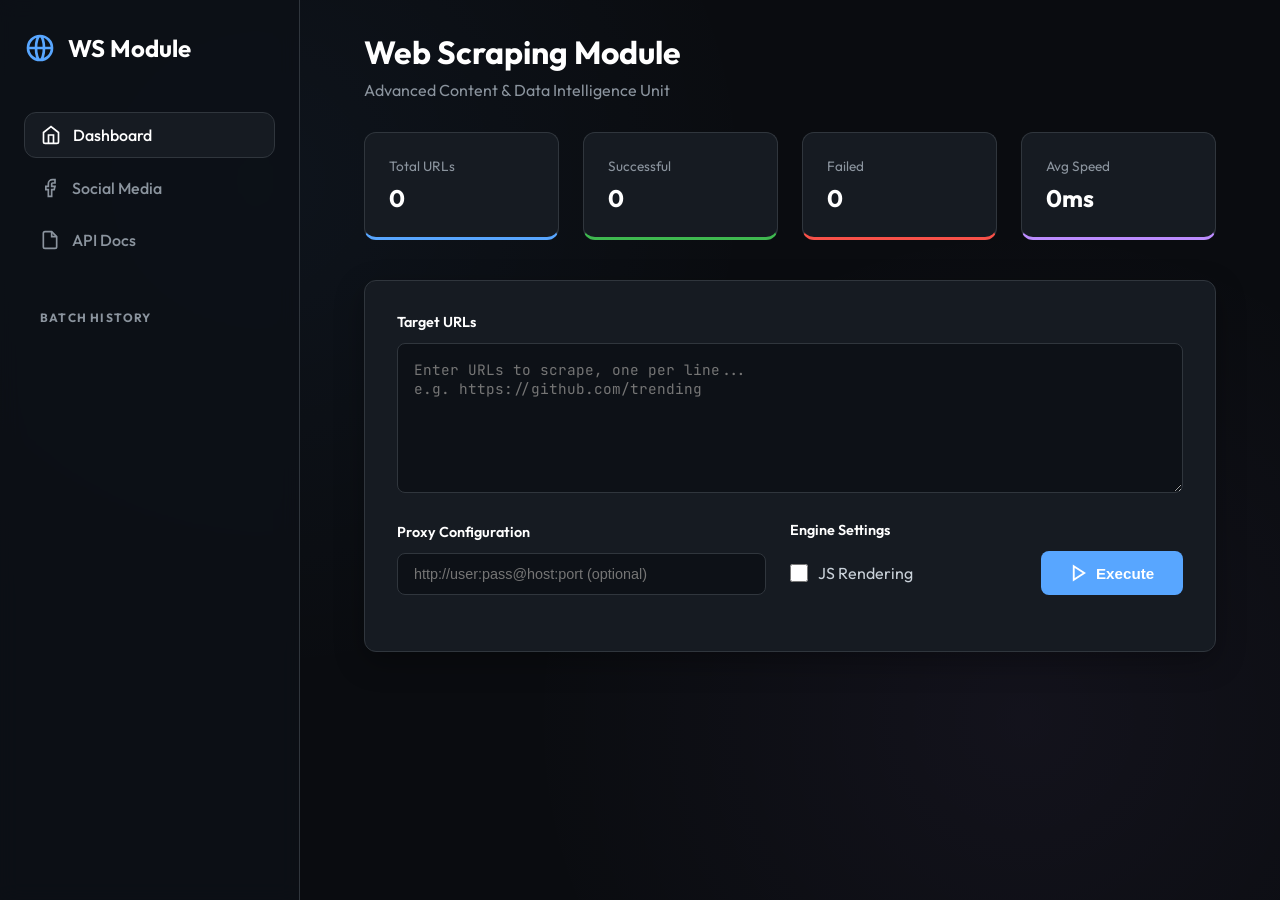
<file: static/index.html>
<!DOCTYPE html>
<html lang="en">

<head>
    <meta charset="UTF-8">
    <meta name="viewport" content="width=device-width, initial-scale=1.0">
    <title>Web Scraping Module | Advanced Data Extractor</title>
    <link rel="preconnect" href="https://fonts.googleapis.com">
    <link rel="preconnect" href="https://fonts.gstatic.com" crossorigin>
    <link
        href="https://fonts.googleapis.com/css2?family=Outfit:wght@300;400;500;600;700&family=JetBrains+Mono:wght@400;500&display=swap"
        rel="stylesheet">
    <style>
        :root {
            --bg-dark: #0a0c10;
            --bg-card: #161b22;
            --bg-input: #0d1117;
            --primary: #58a6ff;
            --primary-glow: rgba(88, 166, 255, 0.3);
            --accent: #bc8cff;
            --success: #3fb950;
            --error: #f85149;
            --text-main: #c9d1d9;
            --text-muted: #8b949e;
            --text-bright: #ffffff;
            --border: #30363d;
            --border-hover: #484f58;
            --radius: 12px;
            --font-main: 'Outfit', sans-serif;
            --font-mono: 'JetBrains Mono', monospace;
        }

        * {
            box-sizing: border-box;
            margin: 0;
            padding: 0;
            -webkit-font-smoothing: antialiased;
        }

        body {
            font-family: var(--font-main);
            background-color: var(--bg-dark);
            color: var(--text-main);
            min-height: 100vh;
            display: flex;
            background-image:
                radial-gradient(circle at 20% 20%, rgba(88, 166, 255, 0.05) 0%, transparent 40%),
                radial-gradient(circle at 80% 80%, rgba(188, 140, 255, 0.05) 0%, transparent 40%);
        }

        /* Sidebar */
        .sidebar {
            width: 300px;
            border-right: 1px solid var(--border);
            display: flex;
            flex-direction: column;
            padding: 2rem 1.5rem;
            background: rgba(13, 17, 23, 0.8);
            backdrop-filter: blur(10px);
            height: 100vh;
            position: sticky;
            top: 0;
        }

        .logo {
            display: flex;
            align-items: center;
            gap: 12px;
            font-size: 1.5rem;
            font-weight: 700;
            color: var(--text-bright);
            margin-bottom: 3rem;
        }

        .logo svg {
            width: 32px;
            height: 32px;
            color: var(--primary);
        }

        .nav-section {
            display: flex;
            flex-direction: column;
            gap: 8px;
        }

        .nav-item {
            display: flex;
            align-items: center;
            gap: 12px;
            padding: 12px 16px;
            border-radius: var(--radius);
            cursor: pointer;
            transition: all 0.2s ease;
            color: var(--text-muted);
            text-decoration: none;
            font-weight: 500;
        }

        .nav-item:hover,
        .nav-item.active {
            background: var(--bg-card);
            color: var(--text-bright);
        }

        .nav-item.active {
            border: 1px solid var(--border);
        }

        .history-section {
            margin-top: 3rem;
            flex-grow: 1;
            overflow-y: auto;
        }

        .history-title {
            font-size: 0.75rem;
            text-transform: uppercase;
            letter-spacing: 0.1em;
            color: var(--text-muted);
            margin-bottom: 1rem;
            padding-left: 1rem;
        }

        .history-item {
            font-size: 0.85rem;
            padding: 10px 16px;
            border-radius: var(--radius);
            cursor: pointer;
            transition: all 0.2s ease;
            white-space: nowrap;
            overflow: hidden;
            text-overflow: ellipsis;
            color: var(--text-muted);
        }

        .history-item:hover {
            background: rgba(88, 166, 255, 0.1);
            color: var(--primary);
        }

        /* Main Content */
        .main-content {
            flex-grow: 1;
            padding: 2rem 4rem;
            max-width: 1200px;
            margin: 0 auto;
        }

        .header {
            display: flex;
            justify-content: space-between;
            align-items: center;
            margin-bottom: 2rem;
        }

        .header-title h1 {
            font-size: 2rem;
            font-weight: 700;
            color: var(--text-bright);
            margin-bottom: 0.5rem;
        }

        .header-title p {
            color: var(--text-muted);
        }

        /* Stats Bar */
        .stats-grid {
            display: grid;
            grid-template-columns: repeat(4, 1fr);
            gap: 1.5rem;
            margin-bottom: 2.5rem;
        }

        .stat-card {
            background: var(--bg-card);
            border: 1px solid var(--border);
            padding: 1.5rem;
            border-radius: var(--radius);
            display: flex;
            flex-direction: column;
            gap: 8px;
        }

        .stat-label {
            font-size: 0.85rem;
            color: var(--text-muted);
        }

        .stat-value {
            font-size: 1.5rem;
            font-weight: 700;
            color: var(--text-bright);
        }

        .stat-card.primary {
            border-bottom: 3px solid var(--primary);
        }

        .stat-card.success {
            border-bottom: 3px solid var(--success);
        }

        .stat-card.error {
            border-bottom: 3px solid var(--error);
        }

        .stat-card.accent {
            border-bottom: 3px solid var(--accent);
        }

        /* Input Deck */
        .input-deck {
            background: var(--bg-card);
            border: 1px solid var(--border);
            border-radius: var(--radius);
            padding: 2rem;
            margin-bottom: 3rem;
            box-shadow: 0 10px 30px rgba(0, 0, 0, 0.3);
        }

        .form-group {
            margin-bottom: 1.5rem;
        }

        .form-label {
            display: block;
            font-size: 0.9rem;
            font-weight: 600;
            margin-bottom: 0.75rem;
            color: var(--text-bright);
        }

        textarea {
            width: 100%;
            min-height: 150px;
            background: var(--bg-input);
            border: 1px solid var(--border);
            border-radius: 8px;
            padding: 1rem;
            color: var(--text-main);
            font-family: var(--font-mono);
            font-size: 0.9rem;
            resize: vertical;
            outline: none;
            transition: border-color 0.2s ease;
        }

        textarea:focus {
            border-color: var(--primary);
            box-shadow: 0 0 0 3px var(--primary-glow);
        }

        .options-row {
            display: grid;
            grid-template-columns: 2fr 1fr 1fr;
            gap: 1.5rem;
            align-items: end;
        }

        .input-field {
            width: 100%;
            background: var(--bg-input);
            border: 1px solid var(--border);
            border-radius: 8px;
            padding: 0.75rem 1rem;
            color: var(--text-main);
            font-size: 0.9rem;
            outline: none;
        }

        .input-field:focus {
            border-color: var(--primary);
        }

        .checkbox-group {
            display: flex;
            align-items: center;
            gap: 10px;
            padding: 0.75rem 0;
            cursor: pointer;
            user-select: none;
        }

        .checkbox-group input {
            width: 18px;
            height: 18px;
            cursor: pointer;
        }

        .button-group {
            display: flex;
            gap: 1rem;
            margin-top: 1.5rem;
        }

        .btn-view-all {
            background: rgba(188, 140, 255, 0.1);
            color: var(--accent);
            border: 1px solid rgba(188, 140, 255, 0.2);
        }

        .btn-view-all:hover {
            background: rgba(188, 140, 255, 0.2);
        }

        /* Modal */
        .modal {
            position: fixed;
            top: 0;
            left: 0;
            right: 0;
            bottom: 0;
            background: rgba(0, 0, 0, 0.85);
            backdrop-filter: blur(8px);
            display: none;
            align-items: center;
            justify-content: center;
            z-index: 2000;
            padding: 2rem;
        }

        .modal.active {
            display: flex;
        }

        .modal-content {
            background: var(--bg-card);
            border: 1px solid var(--border);
            border-radius: var(--radius);
            width: 100%;
            max-width: 1000px;
            max-height: 85vh;
            display: flex;
            flex-direction: column;
            box-shadow: 0 20px 50px rgba(0, 0, 0, 0.5);
        }

        .modal-header {
            padding: 1.5rem;
            border-bottom: 1px solid var(--border);
            display: flex;
            justify-content: space-between;
            align-items: center;
        }

        .modal-body {
            padding: 1.5rem;
            overflow-y: auto;
            flex-grow: 1;
        }

        .json-viewer {
            background: var(--bg-input);
            padding: 1rem;
            border-radius: 8px;
            font-family: var(--font-mono);
            font-size: 0.85rem;
            color: var(--text-main);
            white-space: pre-wrap;
            word-break: break-all;
        }

        .close-modal {
            cursor: pointer;
            color: var(--text-muted);
            transition: color 0.2s;
        }

        .close-modal:hover {
            color: var(--text-bright);
        }

        /* Existing styles... */

        .btn {
            display: inline-flex;
            align-items: center;
            justify-content: center;
            gap: 8px;
            padding: 0.8rem 1.8rem;
            border-radius: 8px;
            font-weight: 600;
            cursor: pointer;
            transition: all 0.2s ease;
            border: none;
            font-size: 0.95rem;
        }

        .btn-primary {
            background: var(--primary);
            color: #fff;
        }

        .btn-primary:hover {
            background: #79c0ff;
            transform: translateY(-1px);
            box-shadow: 0 4px 12px var(--primary-glow);
        }

        .btn-secondary {
            background: var(--border);
            color: var(--text-bright);
        }

        .btn-secondary:hover {
            background: var(--border-hover);
        }

        .btn:disabled {
            opacity: 0.6;
            cursor: not-allowed;
            transform: none !important;
        }

        /* Results Container */
        .results-container {
            display: flex;
            flex-direction: column;
            gap: 1.5rem;
        }

        .result-card {
            background: var(--bg-card);
            border: 1px solid var(--border);
            border-radius: var(--radius);
            overflow: hidden;
            transition: transform 0.2s ease;
        }

        .result-header {
            padding: 1.25rem 1.5rem;
            display: flex;
            justify-content: space-between;
            align-items: center;
            cursor: pointer;
            background: rgba(255, 255, 255, 0.02);
        }

        .result-header:hover {
            background: rgba(255, 255, 255, 0.05);
        }

        .result-url {
            font-family: var(--font-mono);
            font-size: 0.9rem;
            color: var(--primary);
            word-break: break-all;
            max-width: 70%;
        }

        .result-badges {
            display: flex;
            gap: 8px;
            align-items: center;
        }

        .badge {
            font-size: 0.75rem;
            font-weight: 700;
            padding: 4px 10px;
            border-radius: 100px;
            text-transform: uppercase;
        }

        .badge-status {
            background: rgba(63, 185, 80, 0.15);
            color: var(--success);
        }

        .badge-error {
            background: rgba(248, 81, 73, 0.15);
            color: var(--error);
        }

        .badge-js {
            background: rgba(188, 140, 255, 0.15);
            color: var(--accent);
        }

        .result-body {
            display: none;
            padding: 1.5rem;
            border-top: 1px solid var(--border);
        }

        .result-body.active {
            display: block;
        }

        .data-section {
            margin-bottom: 2rem;
        }

        .data-section:last-child {
            margin-bottom: 0;
        }

        .data-label {
            font-size: 0.8rem;
            font-weight: 600;
            color: var(--text-muted);
            text-transform: uppercase;
            letter-spacing: 0.05em;
            margin-bottom: 0.75rem;
            display: block;
        }

        .data-content {
            background: var(--bg-input);
            border-radius: 8px;
            padding: 1rem;
            font-size: 0.95rem;
            line-height: 1.6;
        }

        .text-content {
            white-space: pre-wrap;
            max-height: 400px;
            overflow-y: auto;
            font-size: 0.9rem;
            color: var(--text-main);
        }

        .meta-grid {
            display: grid;
            grid-template-columns: repeat(auto-fill, minmax(200px, 1fr));
            gap: 1rem;
        }

        .meta-item {
            display: flex;
            flex-direction: column;
            gap: 4px;
        }

        .meta-name {
            font-size: 0.75rem;
            color: var(--text-muted);
        }

        .meta-value {
            font-size: 0.85rem;
            color: var(--text-bright);
            font-weight: 500;
        }

        .tags-list {
            display: flex;
            flex-wrap: wrap;
            gap: 8px;
        }

        .tag {
            background: var(--border);
            padding: 4px 12px;
            border-radius: 6px;
            font-size: 0.8rem;
        }

        /* Loading Overlay */
        .loading-overlay {
            position: fixed;
            top: 0;
            left: 0;
            right: 0;
            bottom: 0;
            background: rgba(10, 12, 16, 0.8);
            backdrop-filter: blur(4px);
            display: none;
            flex-direction: column;
            align-items: center;
            justify-content: center;
            z-index: 1000;
            gap: 1.5rem;
        }

        .loading-overlay.active {
            display: flex;
        }

        .spinner {
            width: 50px;
            height: 50px;
            border: 4px solid var(--border);
            border-top: 4px solid var(--primary);
            border-radius: 50%;
            animation: spin 1s linear infinite;
        }

        @keyframes spin {
            0% {
                transform: rotate(0deg);
            }

            100% {
                transform: rotate(360deg);
            }
        }

        .loading-text {
            font-size: 1.25rem;
            font-weight: 600;
            color: var(--text-bright);
        }

        /* Responsive */
        @media (max-width: 1024px) {
            .sidebar {
                display: none;
            }

            .stats-grid {
                grid-template-columns: 1fr 1fr;
            }

            .options-row {
                grid-template-columns: 1fr;
            }
        }
    </style>
</head>

<body>
    <aside class="sidebar">
        <div class="logo">
            <svg viewBox="0 0 24 24" fill="none" stroke="currentColor" stroke-width="2">
                <path
                    d="M21 12a9 9 0 01-9 9m9-9a9 9 0 00-9-9m9 9H3m9 9a9 9 0 01-9-9m9 9c1.657 0 3-4.03 3-9s-1.343-9-3-9m0 18c-1.657 0-3-4.03-3-9s1.343-9 3-9m-9 9a9 9 0 019-9" />
            </svg>
            <span>WS Module</span>
        </div>
        <nav class="nav-section">
            <a href="#" class="nav-item active" id="navGeneral" onclick="switchView('general')">
                <svg width="20" height="20" viewBox="0 0 24 24" fill="none" stroke="currentColor" stroke-width="2">
                    <path d="M3 9l9-7 9 7v11a2 2 0 01-2 2H5a2 2 0 01-2-2z" />
                    <polyline points="9 22 9 12 15 12 15 22" />
                </svg>
                Dashboard
            </a>
            <a href="#" class="nav-item" id="navSocial" onclick="switchView('social')">
                <svg width="20" height="20" viewBox="0 0 24 24" fill="none" stroke="currentColor" stroke-width="2">
                    <path d="M18 2h-3a5 5 0 0 0-5 5v3H7v4h3v8h4v-8h3l1-4h-4V7a1 1 0 0 1 1-1h3z" />
                </svg>
                Social Media
            </a>
            <a href="/docs" class="nav-item">
                <svg width="20" height="20" viewBox="0 0 24 24" fill="none" stroke="currentColor" stroke-width="2">
                    <path d="M14 2H6a2 2 0 00-2 2v16a2 2 0 002 2h12a2 2 0 002-2V8z" />
                    <polyline points="14 2 14 8 20 8" />
                </svg>
                API Docs
            </a>
        </nav>
        <div class="history-section" id="historyList">
            <h3 class="history-title">Batch History</h3>
            <!-- History items will appear here -->
        </div>
    </aside>

    <main class="main-content">
        <!-- General Dashboard View -->
        <div id="viewGeneral" class="view-section">
            <div class="header">
                <div class="header-title">
                    <h1>Web Scraping Module</h1>
                    <p>Advanced Content & Data Intelligence Unit</p>
                </div>
            </div>

            <div class="stats-grid">
                <div class="stat-card primary">
                    <span class="stat-label">Total URLs</span>
                    <span class="stat-value statTotal">0</span>
                </div>
                <div class="stat-card success">
                    <span class="stat-label">Successful</span>
                    <span class="stat-value statOk">0</span>
                </div>
                <div class="stat-card error">
                    <span class="stat-label">Failed</span>
                    <span class="stat-value statFail">0</span>
                </div>
                <div class="stat-card accent">
                    <span class="stat-label">Avg Speed</span>
                    <span class="stat-value statSpeed">0ms</span>
                </div>
            </div>

            <section class="input-deck">
                <div class="form-group">
                    <label class="form-label">Target URLs</label>
                    <textarea class="urlInput"
                        placeholder="Enter URLs to scrape, one per line...&#10;e.g. https://github.com/trending"></textarea>
                </div>
                <div class="options-row">
                    <div class="form-group">
                        <label class="form-label">Proxy Configuration</label>
                        <input type="text" class="proxyInput input-field"
                            placeholder="http://user:pass@host:port (optional)">
                    </div>
                    <div class="form-group">
                        <label class="form-label">Engine Settings</label>
                        <label class="checkbox-group">
                            <input type="checkbox" class="jsRender">
                            <span>JS Rendering</span>
                        </label>
                    </div>
                    <div class="form-group" style="text-align: right;">
                        <button class="btn btn-primary startBtn">
                            <svg width="18" height="18" viewBox="0 0 24 24" fill="none" stroke="currentColor"
                                stroke-width="2.5">
                                <polygon points="5 3 19 12 5 21 5 3" />
                            </svg>
                            Execute
                        </button>
                    </div>
                </div>
                <div class="button-group exportControls" style="display: none;">
                    <button class="btn btn-secondary" onclick="exportData('json')">Download JSON</button>
                    <button class="btn btn-secondary" onclick="exportData('csv')">Export CSV</button>
                    <button class="btn btn-view-all" onclick="openViewAll()">View Full Dataset</button>
                </div>
            </section>

            <section class="results-container resultsList">
                <!-- Scrape results will be injected here -->
            </section>
        </div>

        <!-- Social Media Dashboard View -->
        <div id="viewSocial" class="view-section" style="display: none;">
            <div class="header">
                <div class="header-title">
                    <h1>Social Media Explorer</h1>
                    <p>Specialized Extraction for Social Networks</p>
                </div>
            </div>

            <div class="stats-grid">
                <div class="stat-card primary">
                    <span class="stat-label">Profiles Searched</span>
                    <span class="stat-value statTotal">0</span>
                </div>
                <div class="stat-card success">
                    <span class="stat-label">Profiles Extracted</span>
                    <span class="stat-value statOk">0</span>
                </div>
                <div class="stat-card error">
                    <span class="stat-label">Extraction Failures</span>
                    <span class="stat-value statFail">0</span>
                </div>
                <div class="stat-card accent">
                    <span class="stat-label">Platform Time</span>
                    <span class="stat-value statSpeed">0ms</span>
                </div>
            </div>

            <section class="input-deck">
                <div class="form-group">
                    <label class="form-label">Social Media URLs</label>
                    <textarea class="urlInput"
                        placeholder="Enter LinkedIn or Instagram URLs...&#10;e.g. https://www.linkedin.com/in/elonmusk"></textarea>
                </div>
                <div class="options-row">
                    <div class="form-group">
                        <label class="form-label">Proxy Tunnel</label>
                        <input type="text" class="proxyInput input-field"
                            placeholder="http://user:pass@host:port (optional)">
                    </div>
                    <div class="form-group" style="opacity: 0.5; pointer-events: none;">
                        <label class="form-label">Stealth Mode</label>
                        <label class="checkbox-group">
                            <input type="checkbox" checked disabled>
                            <span>Always Enabled</span>
                        </label>
                    </div>
                    <div class="form-group" style="text-align: right;">
                        <button class="btn btn-primary startBtn">
                            <svg width="18" height="18" viewBox="0 0 24 24" fill="none" stroke="currentColor"
                                stroke-width="2.5">
                                <polygon points="5 3 19 12 5 21 5 3" />
                            </svg>
                            Explore
                        </button>
                    </div>
                </div>
                <div class="button-group exportControls" style="display: none;">
                    <button class="btn btn-secondary" onclick="exportData('json')">Download JSON</button>
                    <button class="btn btn-secondary" onclick="exportData('csv')">Export CSV</button>
                    <button class="btn btn-view-all" onclick="openViewAll()">View Full Dataset</button>
                </div>
            </section>

            <section class="results-container resultsList">
                <!-- Scrape results will be injected here -->
            </section>
        </div>
    </main>

    <div class="modal" id="dataModal">
        <div class="modal-content">
            <div class="modal-header">
                <h2 style="color: var(--text-bright)">Full Dataset Inspection</h2>
                <div class="close-modal" onclick="closeModal()">
                    <svg width="24" height="24" viewBox="0 0 24 24" fill="none" stroke="currentColor" stroke-width="2">
                        <line x1="18" y1="6" x2="6" y2="18"></line>
                        <line x1="6" y1="6" x2="18" y2="18"></line>
                    </svg>
                </div>
            </div>
            <div class="modal-body">
                <div class="json-viewer" id="jsonViewer"></div>
            </div>
        </div>
    </div>

    <div class="loading-overlay" id="loader">
        <div class="spinner"></div>
        <span class="loading-text">Analyzing Targets...</span>
    </div>

    <script>
        const state = {
            loading: false,
            activeView: 'general',
            general: { results: null },
            social: { results: null },
            history: JSON.parse(localStorage.getItem('ws_history') || '[]')
        };

        const elements = {
            general: {
                root: document.getElementById('viewGeneral'),
                urlInput: document.querySelector('#viewGeneral .urlInput'),
                proxyInput: document.querySelector('#viewGeneral .proxyInput'),
                jsRender: document.querySelector('#viewGeneral .jsRender'),
                startBtn: document.querySelector('#viewGeneral .startBtn'),
                resultsList: document.querySelector('#viewGeneral .resultsList'),
                exportControls: document.querySelector('#viewGeneral .exportControls'),
                stats: {
                    total: document.querySelector('#viewGeneral .statTotal'),
                    ok: document.querySelector('#viewGeneral .statOk'),
                    fail: document.querySelector('#viewGeneral .statFail'),
                    speed: document.querySelector('#viewGeneral .statSpeed')
                }
            },
            social: {
                root: document.getElementById('viewSocial'),
                urlInput: document.querySelector('#viewSocial .urlInput'),
                proxyInput: document.querySelector('#viewSocial .proxyInput'),
                startBtn: document.querySelector('#viewSocial .startBtn'),
                resultsList: document.querySelector('#viewSocial .resultsList'),
                exportControls: document.querySelector('#viewSocial .exportControls'),
                stats: {
                    total: document.querySelector('#viewSocial .statTotal'),
                    ok: document.querySelector('#viewSocial .statOk'),
                    fail: document.querySelector('#viewSocial .statFail'),
                    speed: document.querySelector('#viewSocial .statSpeed')
                }
            },
            loader: document.getElementById('loader'),
            historyList: document.getElementById('historyList'),
            dataModal: document.getElementById('dataModal'),
            jsonViewer: document.getElementById('jsonViewer')
        };

        function init() {
            renderHistory();
            elements.general.startBtn.addEventListener('click', () => startScraping('general'));
            elements.social.startBtn.addEventListener('click', () => startScraping('social'));
        }

        function switchView(viewId) {
            state.activeView = viewId;

            // Toggle Views
            document.getElementById('viewGeneral').style.display = viewId === 'general' ? 'block' : 'none';
            document.getElementById('viewSocial').style.display = viewId === 'social' ? 'block' : 'none';

            // Toggle Nav
            document.querySelectorAll('.nav-item').forEach(el => el.classList.remove('active'));
            if (viewId === 'general') document.getElementById('navGeneral').classList.add('active');
            if (viewId === 'social') document.getElementById('navSocial').classList.add('active');
        }

        function openViewAll() {
            const results = state[state.activeView].results;
            if (!results) return;
            elements.jsonViewer.textContent = JSON.stringify(results, null, 4);
            elements.dataModal.classList.add('active');
        }

        function closeModal() {
            elements.dataModal.classList.remove('active');
        }

        async function startScraping(mode) {
            const view = elements[mode];
            const urls = view.urlInput.value.split('\n').map(u => u.trim()).filter(u => u);
            if (urls.length === 0) return;

            const proxy = view.proxyInput.value.trim() || null;
            const render_js = view.jsRender ? view.jsRender.checked : false;

            setLoading(true);
            view.resultsList.innerHTML = '';
            view.exportControls.style.display = 'none';

            try {
                const endpoint = mode === 'social' ? '/api/social/scrape' : '/api/scrape';
                const payload = mode === 'social' ? { urls, proxy } : { urls, proxy, render_js };

                const response = await fetch(endpoint, {
                    method: 'POST',
                    headers: { 'Content-Type': 'application/json' },
                    body: JSON.stringify(payload)
                });

                const data = await response.json();
                state[mode].results = data;
                renderResults(data, mode);
                updateStats(data, mode);
                addToHistory(urls);
                view.exportControls.style.display = 'flex';
            } catch (err) {
                console.error(err);
                alert('An error occurred during scraping.');
            } finally {
                setLoading(false);
            }
        }

        function renderResults(data, mode) {
            const view = elements[mode];
            view.resultsList.innerHTML = data.results.map((item, idx) => `
                <div class="result-card">
                    <div class="result-header" onclick="toggleResult('${mode}', ${idx})">
                        <span class="result-url">${esc(item.url)}</span>
                        <div class="result-badges">
                            ${item.rendered ? '<span class="badge badge-js">JS RENDERED</span>' : ''}
                            ${item.platform ? `<span class="badge" style="background: rgba(88, 166, 255, 0.2); color: var(--primary);">${item.platform}</span>` : ''}
                            <span class="badge ${(!item.error && (item.success || item.platform)) ? 'badge-status' : 'badge-error'}">
                                ${item.error ? (item.error || 'ERROR') : (item.status ? 'HTTP ' + item.status : 'SUCCESS')}
                            </span>
                            <span style="color: var(--text-muted); font-size: 0.8rem; margin-left: 10px;">${item.elapsed_ms || ''} ${item.elapsed_ms ? 'ms' : ''}</span>
                        </div>
                    </div>
                    <div class="result-body" id="res-${mode}-${idx}">
                        ${item.error ? `<div class="badge badge-error">${esc(item.error)}</div>` :
                    (mode === 'social' ? renderSocialData(item) : renderDataContent(item.data))}
                    </div>
                </div>
            `).join('');
        }

        function renderSocialData(data) {
            if (!data) return 'No profile data found';

            if (data.platform === 'LinkedIn') {
                return `
                    <div class="data-section">
                        <span class="data-label">LinkedIn Profile</span>
                        <div style="display:flex; align-items:center; gap: 16px; margin-bottom: 16px;">
                            ${data.avatar ? `<img src="${esc(data.avatar)}" style="width:72px;height:72px;border-radius:50%;object-fit:cover;border:2px solid var(--primary);" onerror="this.style.display='none'">` : ''}
                            <div>
                                <div style="font-size: 1.1rem; font-weight: 700; color: var(--text-bright);">${esc(data.profile_name)}</div>
                                <div style="font-size: 0.9rem; color: var(--text-muted);">${esc(data.headline)}</div>
                                ${data.location ? `<div style="font-size: 0.8rem; color: var(--text-muted); margin-top:4px;">📍 ${esc(data.location)}</div>` : ''}
                            </div>
                        </div>
                    </div>
                    ${data.about ? `
                        <div class="data-section">
                            <span class="data-label">About</span>
                            <div class="data-content text-content">${esc(data.about)}</div>
                        </div>
                    ` : ''}
                    ${data.experience && data.experience.length ? `
                        <div class="data-section">
                            <span class="data-label">Experience</span>
                            <div class="data-content">
                                ${data.experience.map(exp => `
                                    <div style="margin-bottom: 12px; border-left: 2px solid var(--primary); padding-left: 12px;">
                                        <div style="font-weight: 600; color: var(--text-bright);">${esc(exp.title)}</div>
                                        <div style="font-size: 0.85rem; color: var(--text-muted);">${esc(exp.company)}</div>
                                    </div>
                                `).join('')}
                            </div>
                        </div>
                    ` : ''}
                `;
            } else if (data.platform === 'Instagram') {
                const formatNum = n => n >= 1e6 ? (n / 1e6).toFixed(1) + 'M' : n >= 1e3 ? (n / 1e3).toFixed(1) + 'K' : n;
                return `
                    <div class="data-section">
                        <div style="display:flex; align-items:center; gap:16px; margin-bottom:16px;">
                            ${data.avatar ? `<img src="${esc(data.avatar)}" style="width:72px;height:72px;border-radius:50%;object-fit:cover;border:3px solid #e1306c;" onerror="this.style.display='none'">` : ''}
                            <div>
                                <div style="display:flex;align-items:center;gap:6px;">
                                    <span style="font-size:1.1rem;font-weight:700;color:var(--text-bright);">@${esc(data.username)}</span>
                                    ${data.is_verified ? '<span style="color:#0095f6;font-size:1rem;" title="Verified">✓</span>' : ''}
                                    ${data.is_private ? '<span style="font-size:0.75rem;background:rgba(255,255,255,0.1);padding:2px 8px;border-radius:10px;color:var(--text-muted);">Private</span>' : ''}
                                </div>
                                ${data.full_name ? `<div style="color:var(--text-muted);font-size:0.9rem;">${esc(data.full_name)}</div>` : ''}
                                ${data.external_url ? `<div style="color:var(--primary);font-size:0.8rem;margin-top:4px;"><a href="${esc(data.external_url)}" target="_blank" style="color:inherit;">${esc(data.external_url)}</a></div>` : ''}
                            </div>
                        </div>
                        <div style="display:flex;gap:24px;margin-bottom:16px;padding:12px;background:rgba(255,255,255,0.03);border-radius:8px;">
                            <div style="text-align:center;"><div style="font-weight:700;font-size:1.1rem;color:var(--text-bright);">${typeof data.posts_count === 'number' ? formatNum(data.posts_count) : data.posts_count}</div><div style="font-size:0.75rem;color:var(--text-muted);">Posts</div></div>
                            <div style="text-align:center;"><div style="font-weight:700;font-size:1.1rem;color:var(--text-bright);">${typeof data.followers === 'number' ? formatNum(data.followers) : data.followers}</div><div style="font-size:0.75rem;color:var(--text-muted);">Followers</div></div>
                            <div style="text-align:center;"><div style="font-weight:700;font-size:1.1rem;color:var(--text-bright);">${typeof data.following === 'number' ? formatNum(data.following) : data.following}</div><div style="font-size:0.75rem;color:var(--text-muted);">Following</div></div>
                        </div>
                        ${data.bio ? `<div style="font-size:0.9rem;color:var(--text-main);white-space:pre-wrap;margin-bottom:16px;padding:10px;background:rgba(255,255,255,0.03);border-radius:8px;">${esc(data.bio)}</div>` : ''}
                        ${data.source ? `<div style="font-size:0.7rem;color:var(--text-muted);margin-bottom:12px;">Source: ${esc(data.source)}</div>` : ''}
                    </div>
                    ${data.latest_posts && data.latest_posts.length > 0 ? `
                        <div class="data-section">
                            <span class="data-label" style="display:flex;align-items:center;justify-content:space-between;">
                                Latest Posts (${data.latest_posts.length})
                                <span style="font-size:0.75rem;color:var(--text-muted);font-weight:400;text-transform:none;letter-spacing:normal;">Click a post to expand</span>
                            </span>
                            <div style="display:grid;grid-template-columns:repeat(auto-fill,minmax(280px,1fr));gap:12px;margin-top:12px;">
                                ${data.latest_posts.map((post, i) => `
                                    <div onclick="this.querySelector('.post-caption').style.display=this.querySelector('.post-caption').style.display==='none'?'block':'none'"
                                         style="background:rgba(255,255,255,0.03);border:1px solid var(--border);border-radius:10px;overflow:hidden;cursor:pointer;transition:transform 0.15s;" 
                                         onmouseenter="this.style.transform='translateY(-2px)'" onmouseleave="this.style.transform='translateY(0)'">
                                        ${post.media_url ? `
                                            <div style="position:relative;">
                                                <img src="${esc(post.media_url)}" style="width:100%;height:180px;object-fit:cover;display:block;" onerror="this.style.display='none'">
                                                <span style="position:absolute;top:8px;right:8px;background:rgba(0,0,0,0.6);color:#fff;font-size:0.7rem;padding:3px 8px;border-radius:100px;">${esc(post.type)}</span>
                                            </div>
                                        ` : `<div style="height:60px;background:rgba(225,48,108,0.1);display:flex;align-items:center;justify-content:center;color:#e1306c;font-size:1.5rem;">📷</div>`}
                                        <div style="padding:10px;">
                                            <div style="display:flex;gap:12px;font-size:0.8rem;color:var(--text-muted);margin-bottom:6px;">
                                                <span>❤️ ${post.likes !== undefined && post.likes !== null ? (typeof post.likes === 'number' ? formatNum(post.likes) : post.likes) : '—'}</span>
                                                <span>💬 ${post.comments !== undefined ? (typeof post.comments === 'number' ? formatNum(post.comments) : post.comments) : '—'}</span>
                                                ${post.posted_at ? `<span style="margin-left:auto;">📅 ${esc(post.posted_at)}</span>` : ''}
                                            </div>
                                            <div class="post-caption" style="display:none;font-size:0.82rem;color:var(--text-main);line-height:1.5;margin-top:6px;border-top:1px solid var(--border);padding-top:8px;max-height:120px;overflow-y:auto;">
                                                ${post.caption ? esc(post.caption) : '<span style="color:var(--text-muted);">No caption</span>'}
                                            </div>
                                            ${post.url ? `<a href="${esc(post.url)}" target="_blank" style="display:block;margin-top:8px;font-size:0.75rem;color:var(--primary);text-decoration:none;" onclick="event.stopPropagation()">View on Instagram →</a>` : ''}
                                        </div>
                                    </div>
                                `).join('')}
                            </div>
                        </div>
                    ` : (data.is_private ? `<div class="data-section"><div style="text-align:center;padding:20px;color:var(--text-muted);">🔒 This account is private. Follow to see their posts.</div></div>` : '')}
                `;
            }
            return `<div class="json-viewer">${JSON.stringify(data, null, 2)}</div>`;
        }

        function renderDataContent(data) {
            if (!data) return 'No data extracted';

            return `
                <div class="data-section">
                    <span class="data-label">Identity & Context</span>
                    <div class="meta-grid">
                        <div class="meta-item"><span class="meta-name">Title</span><span class="meta-value">${esc(data.title)}</span></div>
                        <div class="meta-item"><span class="meta-name">Description</span><span class="meta-value">${esc(data.meta_description || 'N/A')}</span></div>
                    </div>
                </div>

                ${data.text_content ? `
                    <div class="data-section">
                        <span class="data-label">Extracted Intelligence</span>
                        <div class="data-content text-content">${esc(data.text_content)}</div>
                    </div>
                ` : ''}

                ${data.headings && Object.keys(data.headings).length ? `
                    <div class="data-section">
                        <span class="data-label">Structure (Headings)</span>
                        <div class="tags-list">
                            ${Object.entries(data.headings).map(([h, items]) => items.map(t => `<span class="tag"><strong>${h}:</strong> ${esc(t)}</span>`).join('')).join('')}
                        </div>
                    </div>
                ` : ''}

                ${data.tables && data.tables.length ? `
                    <div class="data-section">
                        <span class="data-label">Detected Tables (${data.tables.length})</span>
                        <div class="data-content" style="overflow-x: auto;">
                            <table style="width: 100%; border-collapse: collapse; font-size: 0.8rem;">
                                ${data.tables[0].map(row => `
                                    <tr style="border-bottom: 1px solid var(--border);">
                                        ${row.map(cell => `<td style="padding: 8px;">${esc(cell)}</td>`).join('')}
                                    </tr>
                                `).join('')}
                            </table>
                            ${data.tables.length > 1 ? `<p style="font-size: 0.7rem; color: var(--text-muted); margin-top: 8px;">+ ${data.tables.length - 1} more tables</p>` : ''}
                        </div>
                    </div>
                ` : ''}

                <div class="data-section">
                    <span class="data-label">Network Topology</span>
                    <div class="meta-grid">
                        <div class="meta-item"><span class="meta-name">Outbound Links</span><span class="meta-value">${data.links ? data.links.length : 0} detected</span></div>
                        <div class="meta-item"><span class="meta-name">Visual Assets</span><span class="meta-value">${data.images ? data.images.length : 0} units</span></div>
                        <div class="meta-item"><span class="meta-name">Schema Objects</span><span class="meta-value">${data.structured_data ? data.structured_data.length : 0} objects</span></div>
                    </div>
                </div>
            `;
        }

        function toggleResult(mode, idx) {
            document.getElementById(`res-${mode}-${idx}`).classList.toggle('active');
        }

        function updateStats(data, mode) {
            const stats = elements[mode].stats;
            stats.total.textContent = data.total;
            stats.ok.textContent = data.successful;
            stats.fail.textContent = data.failed;

            const avg = data.results.reduce((acc, r) => acc + (r.elapsed_ms || 0), 0) / (data.results.length || 1);
            stats.speed.textContent = Math.round(avg) + 'ms';
        }

        function setLoading(isLoading) {
            state.loading = isLoading;
            elements.loader.classList.toggle('active', isLoading);
            elements.general.startBtn.disabled = isLoading;
            elements.social.startBtn.disabled = isLoading;
        }

        function addToHistory(urls) {
            const entry = {
                id: Date.now(),
                time: new Date().toLocaleTimeString(),
                count: urls.length,
                preview: urls[0]
            };
            state.history.unshift(entry);
            state.history = state.history.slice(0, 10);
            localStorage.setItem('ws_history', JSON.stringify(state.history));
            renderHistory();
        }

        function renderHistory() {
            const hList = document.getElementById('historyList');
            const items = state.history.map(h => `
                <div class="history-item" title="${esc(h.preview)}" onclick="loadHistoryItem('${h.id}')">
                    <span style="color: var(--text-bright)">${h.time}</span> • ${h.count} URLs
                </div>
            `).join('');
            hList.innerHTML = `<h3 class="history-title">Batch History</h3>` + items;
        }

        window.loadHistoryItem = function (id) {
            // Placeholder: for now just alerts
            alert('History recall is a session-based preview. Re-run execute for fresh data.');
        };

        async function exportData(type) {
            const results = state[state.activeView].results;
            if (!results) return;

            if (type === 'json') {
                const blob = new Blob([JSON.stringify(state.results, null, 2)], { type: 'application/json' });
                const url = URL.createObjectURL(blob);
                const a = document.createElement('a');
                a.href = url;
                a.download = `scraping_${Date.now()}.json`;
                a.click();
                URL.revokeObjectURL(url);
            } else if (type === 'csv') {
                const resp = await fetch('/api/export/csv', {
                    method: 'POST',
                    headers: { 'Content-Type': 'application/json' },
                    body: JSON.stringify(state.results)
                });
                const blob = await resp.blob();
                const url = URL.createObjectURL(blob);
                const a = document.createElement('a');
                a.href = url;
                a.download = `scraping_${Date.now()}.csv`;
                a.click();
                URL.revokeObjectURL(url);
            }
        }

        function esc(s) {
            if (!s) return '';
            const d = document.createElement('div');
            d.textContent = s;
            return d.innerHTML;
        }

        init();
    </script>
</body>

</html>
</file>
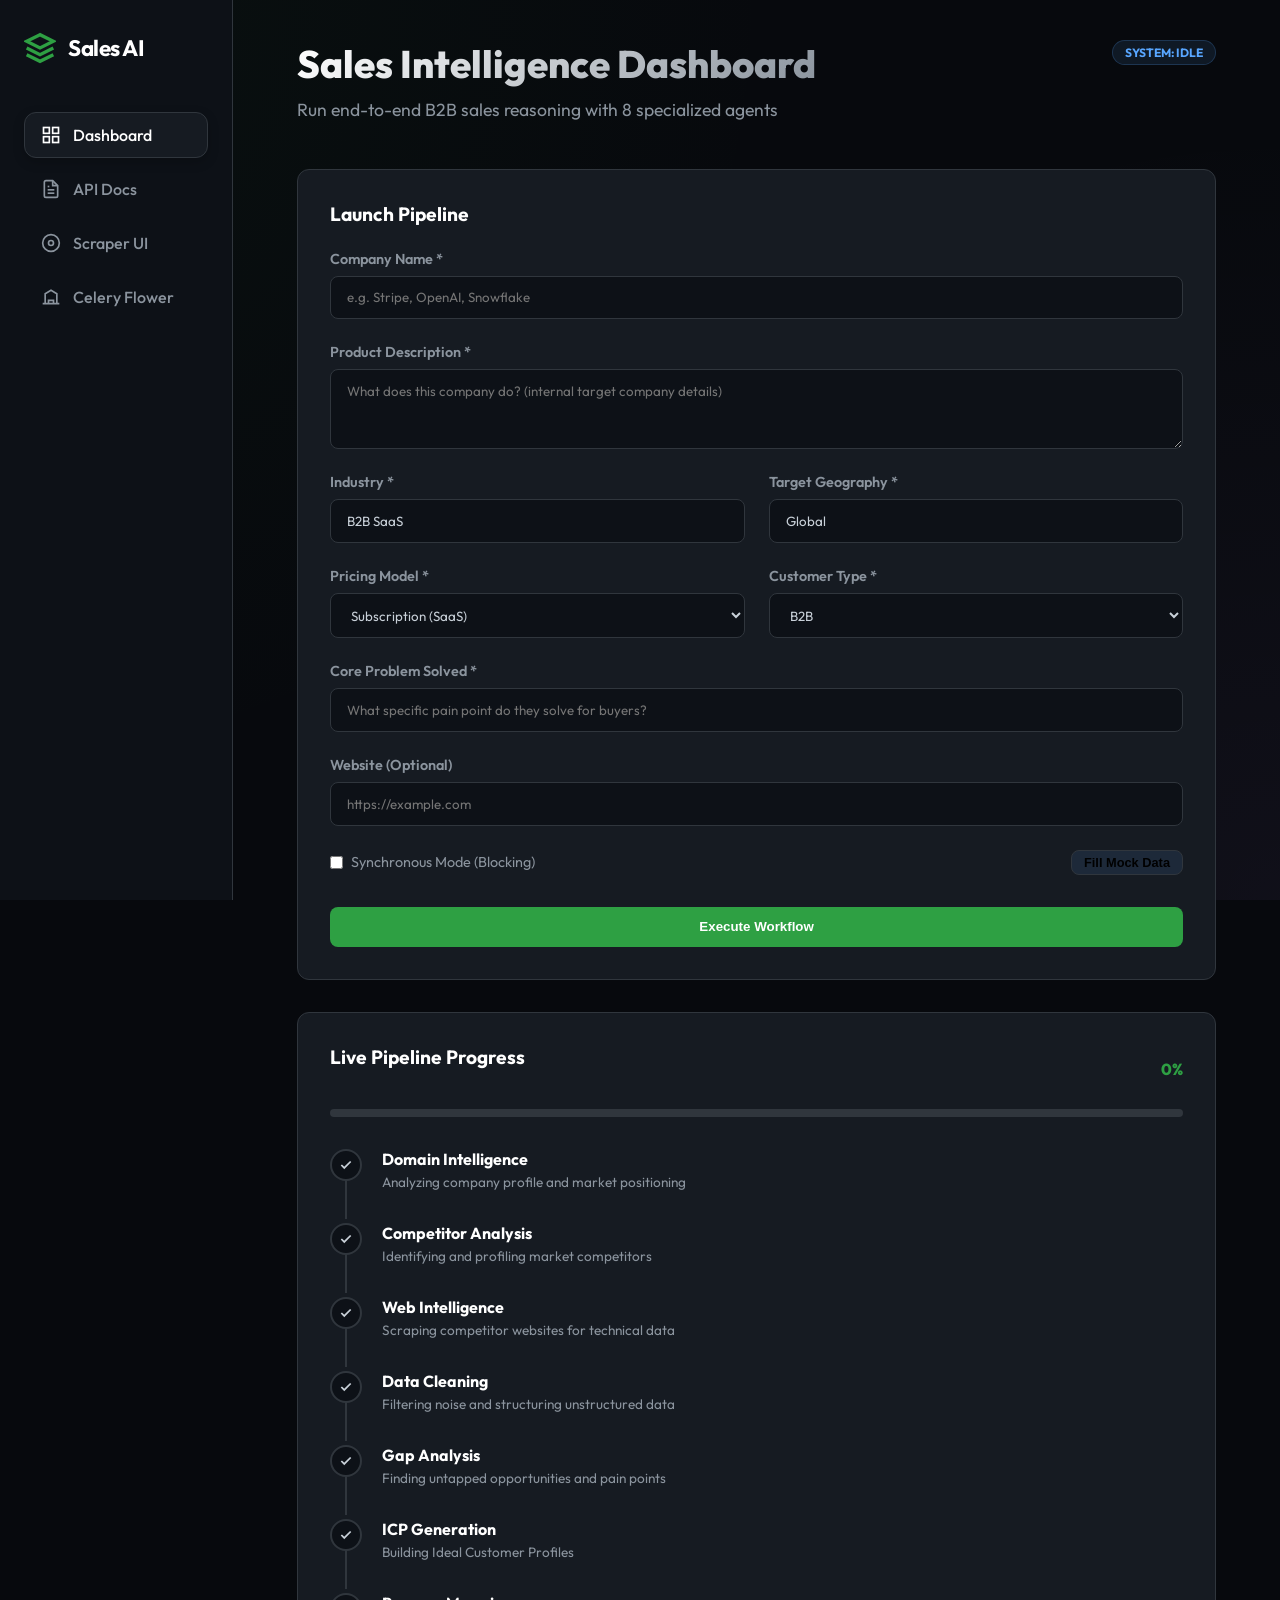
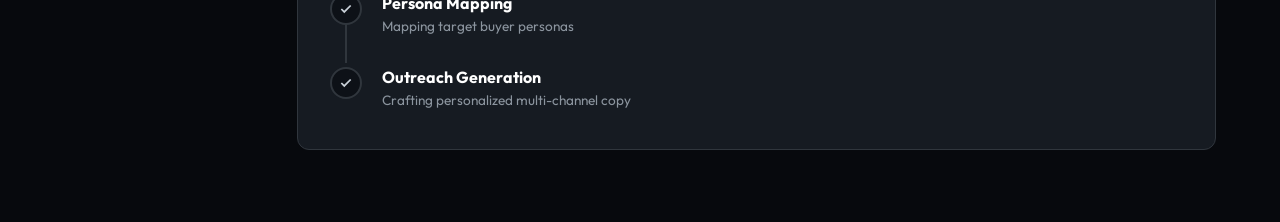
<file: static/sales_ai.html>
<!DOCTYPE html>
<html lang="en">

<head>
    <meta charset="UTF-8">
    <meta name="viewport" content="width=device-width, initial-scale=1.0">
    <title>Sales Agentic AI | Workflow Dashboard</title>
    <link rel="preconnect" href="https://fonts.googleapis.com">
    <link rel="preconnect" href="https://fonts.gstatic.com" crossorigin>
    <link
        href="https://fonts.googleapis.com/css2?family=Outfit:wght@300;400;500;600;700;800&family=JetBrains+Mono:wght@400;500&display=swap"
        rel="stylesheet">
    <link rel="stylesheet" href="/static/sales_ai.css">
</head>

<body>
    <aside class="sidebar">
        <div class="logo">
            <svg viewBox="0 0 24 24" fill="none" stroke="currentColor" stroke-width="2.5">
                <path d="M12 2L2 7l10 5 10-5-10-5zM2 17l10 5 10-5M2 12l10 5 10-5" />
            </svg>
            <span>Sales AI</span>
        </div>
        <nav class="nav-section">
            <a href="#" class="nav-item active">
                <svg width="20" height="20" viewBox="0 0 24 24" fill="none" stroke="currentColor" stroke-width="2">
                    <rect x="3" y="3" width="7" height="7"></rect>
                    <rect x="14" y="3" width="7" height="7"></rect>
                    <rect x="14" y="14" width="7" height="7"></rect>
                    <rect x="3" y="14" width="7" height="7"></rect>
                </svg>
                Dashboard
            </a>
            <a href="/docs" target="_blank" class="nav-item">
                <svg width="20" height="20" viewBox="0 0 24 24" fill="none" stroke="currentColor" stroke-width="2">
                    <path d="M14 2H6a2 2 0 0 0-2 2v16a2 2 0 0 0 2 2h12a2 2 0 0 0 2-2V8z"></path>
                    <polyline points="14 2 14 8 20 8"></polyline>
                    <line x1="16" y1="13" x2="8" y2="13"></line>
                    <line x1="16" y1="17" x2="8" y2="17"></line>
                    <polyline points="10 9 9 9 8 9"></polyline>
                </svg>
                API Docs
            </a>
            <a href="/" class="nav-item">
                <svg width="20" height="20" viewBox="0 0 24 24" fill="none" stroke="currentColor" stroke-width="2">
                    <circle cx="12" cy="12" r="10"></circle>
                    <circle cx="12" cy="12" r="3"></circle>
                </svg>
                Scraper UI
            </a>
            <a href="http://localhost:5555" target="_blank" class="nav-item">
                <svg width="20" height="20" viewBox="0 0 24 24" fill="none" stroke="currentColor" stroke-width="2">
                    <path d="M2 20h20M5 20V8l7-4 7 4v12M9 20v-4h6v4"></path>
                </svg>
                Celery Flower
            </a>
        </nav>
    </aside>

    <main class="main-content">
        <header class="header">
            <div class="header-title">
                <h1>Sales Intelligence Dashboard</h1>
                <p>Run end-to-end B2B sales reasoning with 8 specialized agents</p>
            </div>
            <div id="jobIdDisplay" class="status-pill">System: <span id="stateDisplay">IDLE</span></div>
        </header>

        <section class="card animate-fade">
            <h2 class="card-title">Launch Pipeline</h2>
            <div class="form-grid">
                <div class="form-group full-width">
                    <label class="form-label">Company Name *</label>
                    <input type="text" id="companyName" placeholder="e.g. Stripe, OpenAI, Snowflake" required>
                </div>
                <div class="form-group full-width">
                    <label class="form-label">Product Description *</label>
                    <textarea id="productDescription" style="min-height: 80px;"
                        placeholder="What does this company do? (internal target company details)"></textarea>
                </div>
                <div class="form-group">
                    <label class="form-label">Industry *</label>
                    <input type="text" id="industry" placeholder="e.g. FinTech, B2B SaaS" value="B2B SaaS">
                </div>
                <div class="form-group">
                    <label class="form-label">Target Geography *</label>
                    <input type="text" id="geography" placeholder="e.g. North America, Global" value="Global">
                </div>
                <div class="form-group">
                    <label class="form-label">Pricing Model *</label>
                    <select id="pricingModel">
                        <option value="subscription">Subscription (SaaS)</option>
                        <option value="freemium">Freemium</option>
                        <option value="usage_based">Usage-based</option>
                        <option value="enterprise">Enterprise (Custom)</option>
                        <option value="one_time">One-time Purchase</option>
                        <option value="other">Other</option>
                    </select>
                </div>
                <div class="form-group">
                    <label class="form-label">Customer Type *</label>
                    <select id="customerType">
                        <option value="B2B">B2B</option>
                        <option value="B2C">B2C</option>
                        <option value="B2B2C">B2B2C</option>
                        <option value="Government">Government</option>
                        <option value="Marketplace">Marketplace</option>
                    </select>
                </div>
                <div class="form-group full-width">
                    <label class="form-label">Core Problem Solved *</label>
                    <input type="text" id="coreProblem"
                        placeholder="What specific pain point do they solve for buyers?">
                </div>
                <div class="form-group full-width">
                    <label class="form-label">Website (Optional)</label>
                    <input type="url" id="website" placeholder="https://example.com">
                </div>
            </div>

            <div style="margin-top: 1.5rem; display: flex; align-items: center; gap: 1rem;">
                <label style="display: flex; align-items: center; gap: 8px; cursor: pointer;">
                    <input type="checkbox" id="syncMode">
                    <span style="font-size: 0.9rem; color: var(--text-muted)">Synchronous Mode (Blocking)</span>
                </label>
                <button onclick="fillDemoData()" class="btn"
                    style="background: rgba(88, 166, 255, 0.1); border: 1px solid var(--border); font-size: 0.8rem; padding: 4px 12px; margin-left: auto;">
                    Fill Mock Data
                </button>
            </div>

            <button id="startBtn" onclick="startPipeline()" class="btn btn-primary"
                style="margin-top: 2rem; width: 100%;">
                Execute Workflow
            </button>
        </section>

        <!-- Progress View -->
        <section class="card animate-fade">
            <div style="display: flex; justify-content: space-between; align-items: center;">
                <h2 class="card-title">Live Pipeline Progress</h2>
                <span id="progressText" style="font-weight: 800; color: var(--primary);">0%</span>
            </div>
            <div class="progress-container">
                <div id="progressBar" class="progress-bar"></div>
            </div>

            <div id="stepsTimeline" class="steps-timeline">
                <!-- Injected via JS -->
            </div>
        </section>

        <!-- Final Result Area -->
        <div id="finalResult" style="display: none;">
            <!-- Rendered by JS -->
        </div>
    </main>

    <script src="/static/sales_ai.js"></script>
</body>

</html>
</file>
<file: static/sales_ai.css>
:root {
    --bg-dark: #07090d;
    --bg-sidebar: #0d1117;
    --bg-card: #161b22;
    --bg-input: #0d1117;
    --primary: #2ea043;
    --primary-hover: #3fb950;
    --primary-glow: rgba(63, 185, 80, 0.3);
    --accent: #bc8cff;
    --accent-glow: rgba(188, 140, 255, 0.3);
    --info: #58a6ff;
    --warning: #d29922;
    --error: #f85149;
    --text-main: #c9d1d9;
    --text-muted: #8b949e;
    --text-bright: #ffffff;
    --border: #30363d;
    --border-hover: #484f58;
    --radius: 12px;
    --font-main: 'Outfit', sans-serif;
    --font-mono: 'JetBrains Mono', monospace;
    --glass: rgba(22, 27, 34, 0.7);
    --glass-border: rgba(255, 255, 255, 0.05);
}

* {
    box-sizing: border-box;
    margin: 0;
    padding: 0;
}

body {
    font-family: var(--font-main);
    background-color: var(--bg-dark);
    color: var(--text-main);
    min-height: 100vh;
    display: flex;
    background-image:
        radial-gradient(circle at 0% 0%, rgba(46, 160, 67, 0.05) 0%, transparent 50%),
        radial-gradient(circle at 100% 100%, rgba(188, 140, 255, 0.05) 0%, transparent 50%);
    background-attachment: fixed;
}

/* Sidebar */
.sidebar {
    width: 280px;
    background: var(--bg-sidebar);
    border-right: 1px solid var(--border);
    display: flex;
    flex-direction: column;
    padding: 2rem 1.5rem;
    height: 100vh;
    position: sticky;
    top: 0;
    z-index: 100;
}

.logo {
    display: flex;
    align-items: center;
    gap: 12px;
    font-size: 1.4rem;
    font-weight: 700;
    color: var(--text-bright);
    margin-bottom: 3rem;
    letter-spacing: -0.5px;
}

.logo svg {
    width: 32px;
    height: 32px;
    color: var(--primary);
}

.nav-section {
    display: flex;
    flex-direction: column;
    gap: 8px;
}

.nav-item {
    display: flex;
    align-items: center;
    gap: 12px;
    padding: 12px 16px;
    border-radius: var(--radius);
    cursor: pointer;
    transition: all 0.2s cubic-bezier(0.4, 0, 0.2, 1);
    color: var(--text-muted);
    text-decoration: none;
    font-weight: 500;
    border: 1px solid transparent;
}

.nav-item:hover {
    background: rgba(255, 255, 255, 0.03);
    color: var(--text-bright);
}

.nav-item.active {
    background: var(--bg-card);
    color: var(--text-bright);
    border-color: var(--border);
    box-shadow: 0 4px 12px rgba(0, 0, 0, 0.2);
}

/* Main Content */
.main-content {
    flex-grow: 1;
    padding: 2.5rem 4rem;
    max-width: 1400px;
    margin: 0 auto;
    width: 100%;
}

.header {
    display: flex;
    justify-content: space-between;
    align-items: flex-start;
    margin-bottom: 3rem;
}

.header-title h1 {
    font-size: 2.4rem;
    font-weight: 800;
    color: var(--text-bright);
    margin-bottom: 0.6rem;
    background: linear-gradient(135deg, #fff 0%, #8b949e 100%);
    -webkit-background-clip: text;
    -webkit-text-fill-color: transparent;
}

.header-title p {
    color: var(--text-muted);
    font-size: 1.1rem;
}

/* Cards */
.card {
    background: var(--bg-card);
    border: 1px solid var(--border);
    border-radius: var(--radius);
    padding: 2rem;
    margin-bottom: 2rem;
    transition: all 0.3s ease;
}

.card:hover {
    border-color: var(--border-hover);
    box-shadow: 0 8px 30px rgba(0, 0, 0, 0.4);
}

.card-title {
    font-size: 1.2rem;
    font-weight: 700;
    color: var(--text-bright);
    margin-bottom: 1.5rem;
    display: flex;
    align-items: center;
    gap: 10px;
}

/* Form Styles */
.form-grid {
    display: grid;
    grid-template-columns: repeat(2, 1fr);
    gap: 1.5rem;
}

.form-group {
    display: flex;
    flex-direction: column;
    gap: 8px;
}

.full-width {
    grid-column: span 2;
}

.form-label {
    font-size: 0.9rem;
    font-weight: 600;
    color: var(--text-muted);
}

input,
select,
textarea {
    background: var(--bg-input);
    border: 1px solid var(--border);
    color: var(--text-main);
    padding: 0.8rem 1rem;
    border-radius: 8px;
    outline: none;
    font-family: inherit;
    transition: all 0.2s ease;
}

input:focus,
select:focus,
textarea:focus {
    border-color: var(--primary);
    box-shadow: 0 0 0 3px var(--primary-glow);
}

.btn {
    padding: 0.8rem 1.5rem;
    border-radius: 8px;
    font-weight: 700;
    cursor: pointer;
    transition: all 0.2s cubic-bezier(0.4, 0, 0.2, 1);
    border: none;
    display: flex;
    align-items: center;
    gap: 8px;
    justify-content: center;
}

.btn-primary {
    background: var(--primary);
    color: #fff;
}

.btn-primary:hover {
    background: var(--primary-hover);
    box-shadow: 0 0 20px var(--primary-glow);
    transform: translateY(-2px);
}

/* Status / Progress */
.status-pill {
    padding: 4px 12px;
    border-radius: 100px;
    font-size: 0.75rem;
    font-weight: 700;
    text-transform: uppercase;
    background: rgba(88, 166, 255, 0.1);
    color: var(--info);
    border: 1px solid rgba(88, 166, 255, 0.2);
}

.progress-container {
    width: 100%;
    height: 8px;
    background: var(--border);
    border-radius: 4px;
    overflow: hidden;
    margin: 1rem 0;
}

.progress-bar {
    height: 100%;
    background: linear-gradient(90deg, var(--primary) 0%, var(--accent) 100%);
    width: 0%;
    transition: width 0.5s ease;
}

/* Steps Display */
.steps-timeline {
    display: flex;
    flex-direction: column;
    gap: 1.5rem;
    margin-top: 2rem;
}

.step-item {
    display: flex;
    gap: 20px;
    position: relative;
}

.step-item:not(:last-child)::after {
    content: '';
    position: absolute;
    left: 15px;
    top: 30px;
    bottom: -20px;
    width: 2px;
    background: var(--border);
}

.step-icon {
    width: 32px;
    height: 32px;
    border-radius: 50%;
    background: var(--bg-sidebar);
    border: 2px solid var(--border);
    display: flex;
    align-items: center;
    justify-content: center;
    z-index: 1;
    transition: all 0.3s ease;
    flex-shrink: 0;
}

.step-item.active .step-icon {
    border-color: var(--primary);
    box-shadow: 0 0 12px var(--primary-glow);
    background: var(--primary);
    color: #fff;
}

.step-item.active .step-name {
    color: var(--primary);
}

.step-info {
    padding-bottom: 0.5rem;
}

.step-name {
    font-weight: 700;
    color: var(--text-bright);
    margin-bottom: 4px;
}

.step-desc {
    font-size: 0.85rem;
    color: var(--text-muted);
}

/* Code Output */
.code-block {
    background: #0d1117;
    margin-top: 1rem;
    padding: 1.2rem;
    border-radius: 8px;
    font-family: var(--font-mono);
    font-size: 0.85rem;
    line-height: 1.5;
    color: #e6edf3;
    overflow-x: auto;
    border: 1px solid var(--border);
}

.persona-grid {
    display: grid;
    grid-template-columns: repeat(auto-fill, minmax(300px, 1fr));
    gap: 20px;
    margin-top: 20px;
}
</file>
